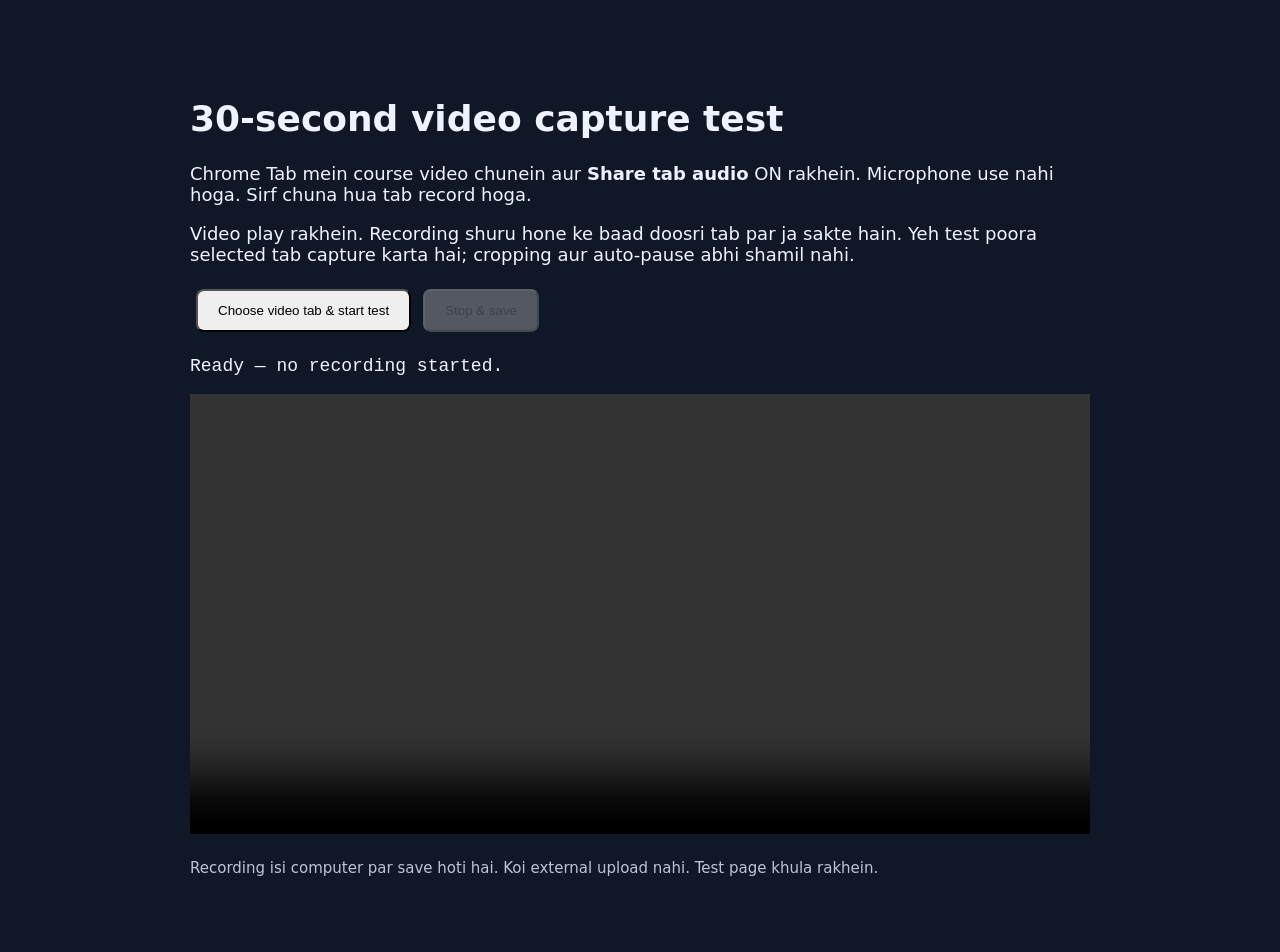
<file: capture-test/index.html>
<!doctype html><html lang="en"><meta charset="utf-8"><title>30-second video capture test</title>
<style>body{font:18px system-ui;background:#101827;color:#eef3ff;max-width:900px;margin:50px auto;padding:24px}button,a{padding:12px 20px;margin:6px;border-radius:8px}button{cursor:pointer}video{width:100%;max-height:440px;background:#000}pre{white-space:pre-wrap}a{color:#8fd7ff}small{color:#bac6d8}</style>
<h1>30-second video capture test</h1>
<p>Chrome Tab mein course video chunein aur <b>Share tab audio</b> ON rakhein. Microphone use nahi hoga. Sirf chuna hua tab record hoga.</p>
<p>Video play rakhein. Recording shuru hone ke baad doosri tab par ja sakte hain. Yeh test poora selected tab capture karta hai; cropping aur auto-pause abhi shamil nahi.</p>
<button id="start">Choose video tab & start test</button><button id="stop" disabled>Stop & save</button>
<pre id="status">Ready — no recording started.</pre><video id="preview" controls muted playsinline></video><p><a id="download" hidden>Download test recording</a></p>
<small>Recording isi computer par save hoti hai. Koi external upload nahi. Test page khula rakhein.</small>
<script>
const start=document.querySelector('#start'),stop=document.querySelector('#stop'),status=document.querySelector('#status'),preview=document.querySelector('#preview'),download=document.querySelector('#download');
let stream,recorder,timer,ticker,context,oldUrl;
function finish(){if(recorder&&recorder.state!=='inactive')recorder.stop();}
start.onclick=async()=>{
  start.disabled=true; download.hidden=true; let chunks=[]; let peak=0;
  try{
    stream=await navigator.mediaDevices.getDisplayMedia({video:{frameRate:30},audio:{suppressLocalAudioPlayback:true},selfBrowserSurface:'exclude',systemAudio:'exclude',surfaceSwitching:'exclude',monitorTypeSurfaces:'exclude'});
    if(stream.getVideoTracks()[0].getSettings().displaySurface!=='browser')throw Error('Please select Chrome Tab, not a window or entire screen.');
    if(!stream.getAudioTracks().length)throw Error('Tab audio nahi mili. Dobara Share tab audio ON karke select karein.');
    context=new AudioContext();await context.resume();const analyser=context.createAnalyser();analyser.fftSize=2048;
    context.createMediaStreamSource(stream).connect(analyser);const samples=new Float32Array(analyser.fftSize);
    const mime=['video/webm;codecs=vp9,opus','video/webm;codecs=vp8,opus','video/webm'].find(t=>MediaRecorder.isTypeSupported(t));
    if(!mime)throw Error('Supported WebM recorder unavailable.');
    recorder=new MediaRecorder(stream,{mimeType:mime,videoBitsPerSecond:3000000});
    recorder.ondataavailable=e=>{if(e.data.size)chunks.push(e.data)};
    recorder.onstop=async()=>{
      clearTimeout(timer);clearInterval(ticker);stop.disabled=true;stream.getTracks().forEach(t=>t.stop());await context.close();
      const blob=new Blob(chunks,{type:mime});preview.srcObject=null;if(oldUrl)URL.revokeObjectURL(oldUrl);oldUrl=URL.createObjectURL(blob);preview.src=oldUrl;
      download.href=oldUrl;download.download='capture-test.webm';download.hidden=false;
      status.textContent='Recording complete. Saving locally...';
      try{const r=await fetch('/recording',{method:'POST',headers:{'Content-Type':'video/webm'},body:blob});if(!r.ok)throw Error('Save failed');const saved=await r.json();status.textContent='SAVED: '+saved.name+'\nBytes: '+saved.bytes+'\nAudio signal peak: '+peak.toFixed(5)+'\nPicture aur awaaz ko playback se verify karein; audio signal akela pass nahi hai.';}catch(e){status.textContent='Auto-save failed. Download test recording link se file save karein. '+e.message;}start.disabled=false;
    };
    recorder.onerror=e=>{status.textContent='Recorder error: '+(e.error?.message||'unknown');finish();};
    preview.removeAttribute('src');preview.srcObject=stream;preview.muted=true;await preview.play();
    stream.getVideoTracks()[0].onended=finish;recorder.start(1000);stop.disabled=false;const begun=Date.now();
    ticker=setInterval(()=>{analyser.getFloatTimeDomainData(samples);for(const s of samples)peak=Math.max(peak,Math.abs(s));status.textContent='RECORDING: '+Math.floor((Date.now()-begun)/1000)+' / 30 seconds\nInternal audio track: present\nAudio peak: '+peak.toFixed(5);if(Date.now()-begun>=30000)finish();},250);
    timer=setTimeout(finish,30000);
  }catch(e){stream?.getTracks().forEach(t=>t.stop());if(context&&context.state!=='closed')await context.close();status.textContent='Test not started: '+e.message;start.disabled=false;}
};stop.onclick=finish;
</script></html>
</file>
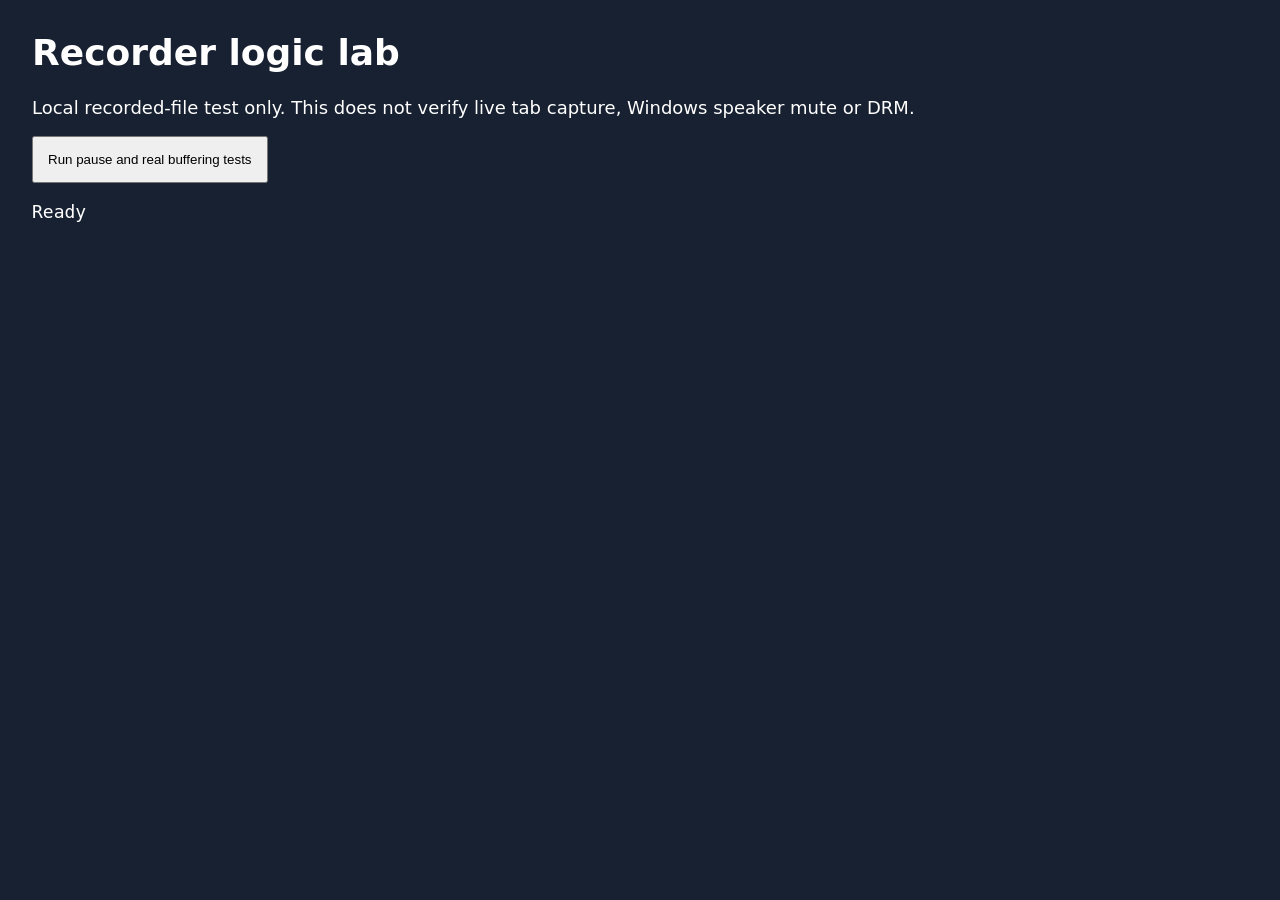
<file: capture-test/lab.html>
<!doctype html><meta charset="utf-8"><title>Recorder logic lab</title>
<style>body{font:18px system-ui;background:#182131;color:#fff;margin:32px}button{padding:14px}video{width:600px;display:block}pre{white-space:pre-wrap}canvas{display:none}</style>
<h1>Recorder logic lab</h1><p>Local recorded-file test only. This does not verify live tab capture, Windows speaker mute or DRM.</p>
<button id="run">Run pause and real buffering tests</button><pre id="status">Ready</pre><video muted playsinline></video><canvas></canvas>
<script type="module">
import {gate,cropPixels,nativeOutput} from './common.js';
const button=document.querySelector('button'),label=document.querySelector('pre'),video=document.querySelector('video'),canvas=document.querySelector('canvas');
const delay=ms=>new Promise(r=>setTimeout(r,ms));
const until=(check,ms=15000)=>new Promise((resolve,reject)=>{const begun=Date.now(),t=setInterval(()=>{if(check()){clearInterval(t);resolve()}else if(Date.now()-begun>ms){clearInterval(t);reject(Error('Timed out'))}},50)});
button.onclick=async()=>{
button.disabled=true;
try{
 const base={paused:false,ended:false,seeking:false,waiting:false,readyState:4,playbackRate:1};
 const checks=[gate(base)==='recording',gate({...base,paused:true})==='paused',gate({...base,waiting:true})==='buffering',gate({...base,readyState:2})==='buffering',gate({...base,seeking:true})==='seeking',gate({...base,playbackRate:1.5})==='set-playback-speed-to-1x'];
 const c=cropPixels({x:100,y:50,width:1280,height:720},{width:1536,height:864},1920,1080);
 checks.push(c.width===1600&&c.height===900,nativeOutput(c,1920,1080).height===900,nativeOutput(c,1280,720).height===720);
 if(checks.some(x=>!x))throw Error('Geometry/state assertions failed');
 const results=[];
 for(const id of ['pause','buffering']){
  label.textContent='Running '+id+' test...';
  let waiting=false,recorder=null,output,timer,drawn=0,lastStatus='',events=[],chunks=[];
  const begun=Date.now();let activeMs=0,lastTick=begun,recordingStarted=0;
  const update=event=>{if(event.type==='waiting')waiting=true;if(event.type==='playing')waiting=false;};
  const names=['waiting','playing'];names.forEach(n=>video.addEventListener(n,update));
  video.src='/fixture.webm'+(id==='buffering'?'?stall='+Date.now():'?normal='+Date.now());video.load();
  await video.play();
  await until(()=>video.readyState>=2);
  canvas.width=video.videoWidth;canvas.height=video.videoHeight;
  const ctx=canvas.getContext('2d');ctx.drawImage(video,0,0);
  const direct=video.captureStream();await until(()=>direct.getAudioTracks().length>0);
  const picture=canvas.captureStream(0);output=new MediaStream([...picture.getVideoTracks(),...direct.getAudioTracks()]);
  recorder=new MediaRecorder(output,{mimeType:'video/webm;codecs=vp9,opus',videoBitsPerSecond:4000000});recorder.ondataavailable=e=>{if(e.data.size)chunks.push(e.data)};
  recorder.start(500);lastTick=Date.now();recordingStarted=lastTick;
  timer=setInterval(()=>{
    const now=Date.now();if(lastStatus==='recording')activeMs+=now-lastTick;lastTick=now;
    const state=gate({paused:video.paused,ended:video.ended,seeking:video.seeking,waiting,readyState:video.readyState,playbackRate:video.playbackRate});
    if(state!==lastStatus){events.push({wallMs:now-begun,captureMs:now-recordingStarted,state,sourceTime:video.currentTime});lastStatus=state;}
    ctx.drawImage(video,0,0);picture.getVideoTracks()[0].requestFrame();drawn++;
  },33);
  if(id==='pause'){await until(()=>video.currentTime>=2);video.pause();await delay(2000);await video.play();}
  await until(()=>video.currentTime>=7,20000);
  clearInterval(timer);const stopped=new Promise(r=>recorder.onstop=r);recorder.stop();await stopped;
  const report={id,strategy:'continuous-capture-then-trim',geometryChecks:checks.length,wallSeconds:(Date.now()-begun)/1000,captureSeconds:(Date.now()-recordingStarted)/1000,activeSeconds:activeMs/1000,drawn,events,resolution:[canvas.width,canvas.height],audioTracks:output.getAudioTracks().length};
  video.pause();names.forEach(n=>video.removeEventListener(n,update));output.getTracks().forEach(t=>t.stop());
  await fetch('/result?id='+id+'&kind=webm',{method:'POST',body:new Blob(chunks,{type:'video/webm'})});
  await fetch('/result?id='+id+'&kind=json',{method:'POST',body:JSON.stringify(report,null,2)});results.push(report);
 }
 label.textContent='COMPLETE\n'+JSON.stringify(results,null,2);
}catch(e){label.textContent='FAILED: '+e.message;video.pause();}finally{button.disabled=false;}
};
</script>
</file>
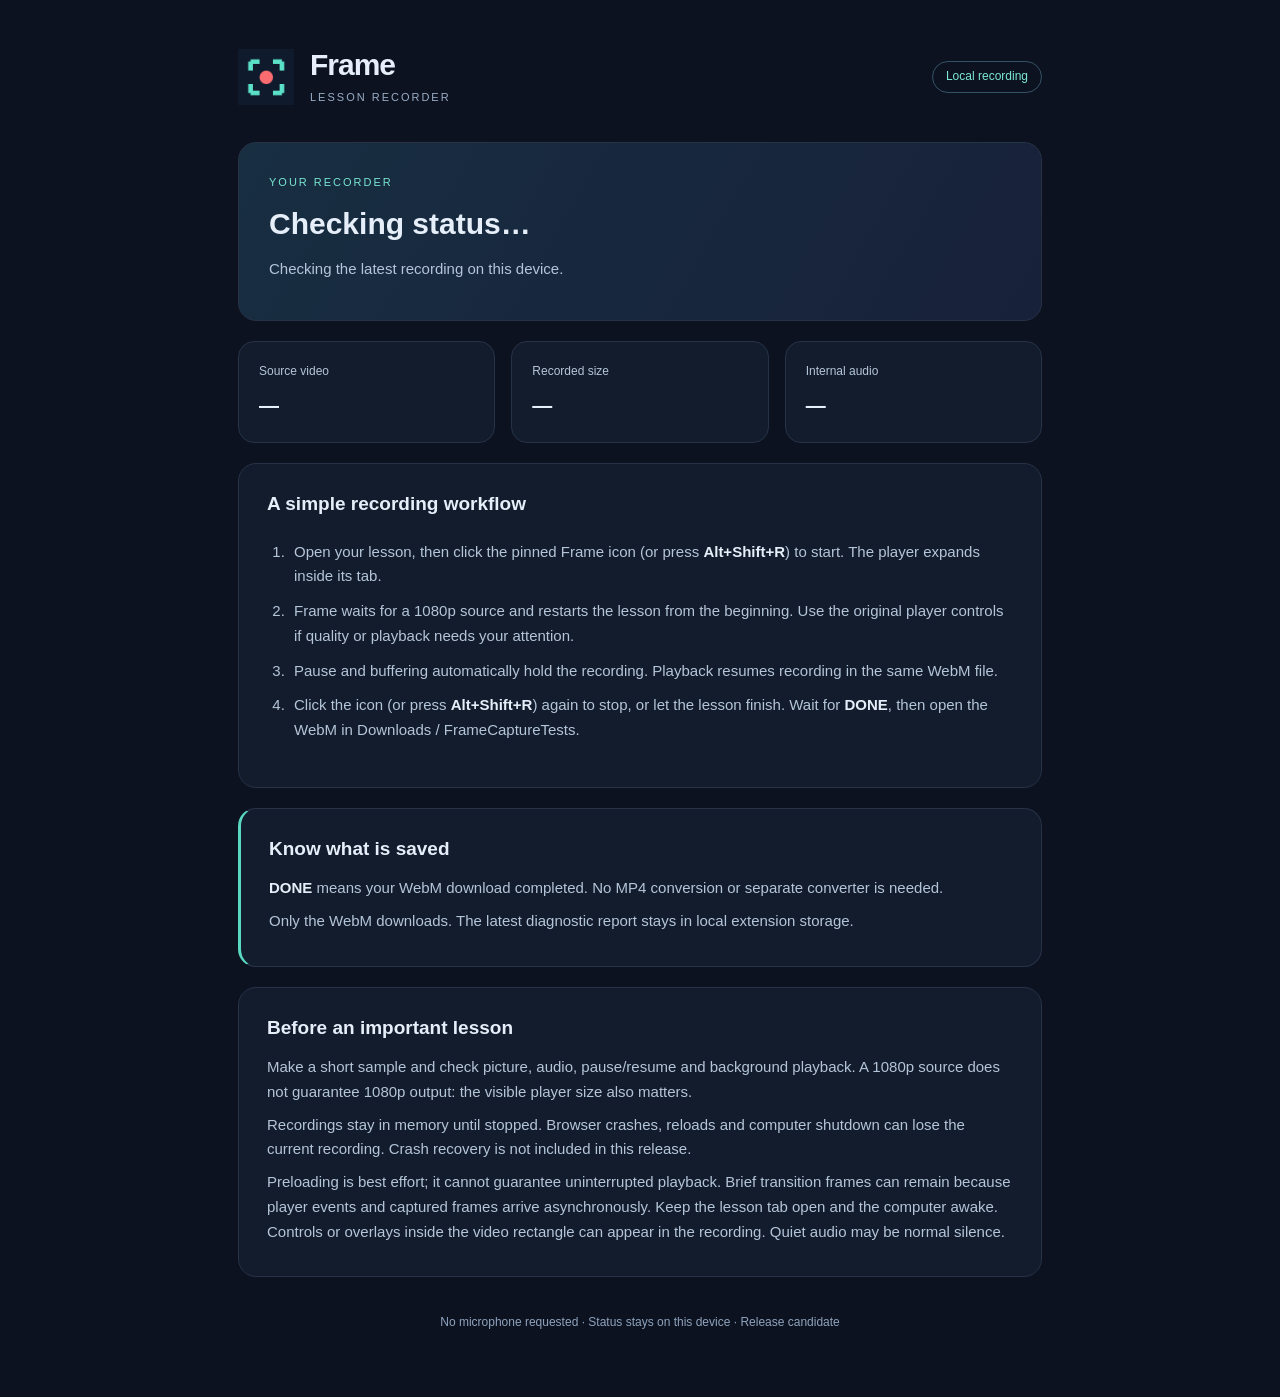
<file: capture-test/status.html>
<!doctype html>
<html lang="en">
<head><meta charset="utf-8"><meta name="viewport" content="width=device-width,initial-scale=1"><title>Frame · Recording status</title><link rel="stylesheet" href="status.css"></head>
<body><main>
<header><img src="icons/icon-128.png" width="56" height="56" alt=""><div><h1>Frame</h1><p>LESSON RECORDER <span id="version"></span></p></div><span class="tag">Local recording</span></header>
<section class="hero"><p class="eyebrow">YOUR RECORDER</p><h2 id="state" role="status">Checking status…</h2><p id="detail">Checking the latest recording on this device.</p><p id="lesson"></p></section>
<section class="metrics" aria-label="Capture health"><article><p>Source video</p><strong id="source">—</strong></article><article><p>Recorded size</p><strong id="output">—</strong></article><article><p>Internal audio</p><strong id="audio">—</strong></article></section>
<section><h2>A simple recording workflow</h2><ol><li>Open your lesson, then click the pinned Frame icon (or press <b>Alt+Shift+R</b>) to start. The player expands inside its tab.</li><li>Frame waits for a 1080p source and restarts the lesson from the beginning. Use the original player controls if quality or playback needs your attention.</li><li>Pause and buffering automatically hold the recording. Playback resumes recording in the same WebM file.</li><li>Click the icon (or press <b>Alt+Shift+R</b>) again to stop, or let the lesson finish. Wait for <b>DONE</b>, then open the WebM in Downloads / FrameCaptureTests.</li></ol></section>
<section class="note"><h2>Know what is saved</h2><p><b>DONE</b> means your WebM download completed. No MP4 conversion or separate converter is needed.</p><p>Only the WebM downloads. The latest diagnostic report stays in local extension storage.</p></section>
<section><h2>Before an important lesson</h2><p>Make a short sample and check picture, audio, pause/resume and background playback. A 1080p source does not guarantee 1080p output: the visible player size also matters.</p><p>Recordings stay in memory until stopped. Browser crashes, reloads and computer shutdown can lose the current recording. Crash recovery is not included in this release.</p><p>Preloading is best effort; it cannot guarantee uninterrupted playback. Brief transition frames can remain because player events and captured frames arrive asynchronously. Keep the lesson tab open and the computer awake. Controls or overlays inside the video rectangle can appear in the recording. Quiet audio may be normal silence.</p></section>
<footer>No microphone requested · Status stays on this device · Release candidate</footer>
</main><script src="status.js"></script></body></html>
</file>
<file: capture-test/status.css>
:root{color-scheme:dark;font:15px/1.65 "Segoe UI",Arial,sans-serif;color:#e5eef9;background:#0c1220}*{box-sizing:border-box}body{margin:0}main{max-width:860px;padding:48px 28px;margin:auto}header{display:flex;align-items:center;gap:16px;margin-bottom:36px}h1{font-size:30px;letter-spacing:-1px;line-height:1.1;margin:0}header p{font-size:11px;letter-spacing:2px;margin:7px 0 0;color:#9baec6}.tag{margin-left:auto;border:1px solid #345265;border-radius:24px;padding:5px 13px;font-size:12px;color:#7ce9d0}section{margin:20px 0;padding:24px 28px;border:1px solid #273247;border-radius:18px;background:#121c2d}.hero{background:linear-gradient(120deg,#182e41,#17213a);padding:30px}.eyebrow{font-size:11px;letter-spacing:2px;color:#78e6d2;margin:0}h2{font-size:19px;margin:0 0 12px}.hero h2{font-size:30px;margin:8px 0}p{margin:8px 0;color:#b5c5d9}#lesson{color:#e5eef9;overflow-wrap:anywhere}.metrics{display:grid;grid-template-columns:repeat(3,1fr);gap:16px;padding:0;background:none;border:none}.metrics article{padding:20px;border:1px solid #273247;border-radius:16px;background:#121c2d}.metrics p{font-size:12px;margin:0 0 8px}.metrics strong{font-size:20px}ol{padding-left:22px;color:#b5c5d9}li{padding:5px 0 5px 5px}.note{border-left:3px solid #59d9c1}footer{font-size:12px;text-align:center;color:#8fa3bd;padding:16px}b{color:#e5eef9}@media(max-width:600px){main{padding:24px 16px}.tag{display:none}.metrics{grid-template-columns:1fr}.hero h2{font-size:24px}section{padding:20px}}
</file>
